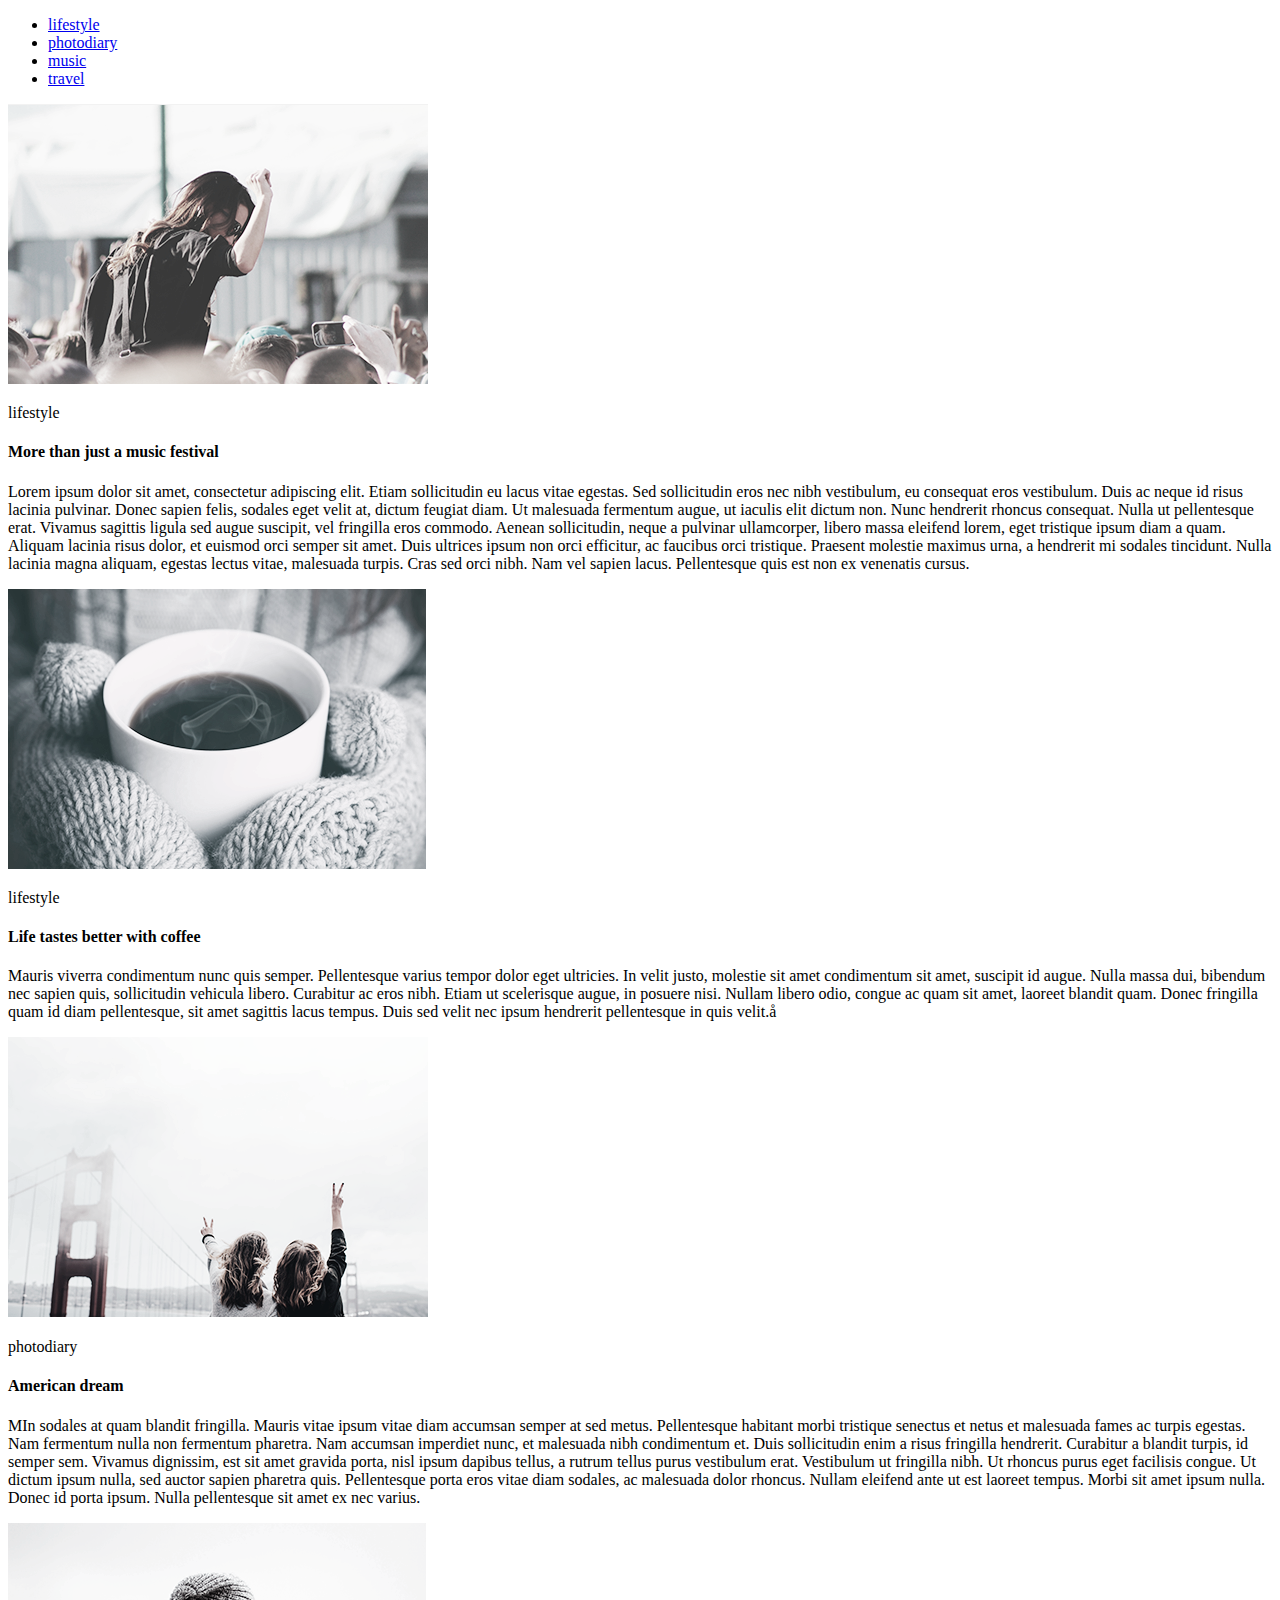
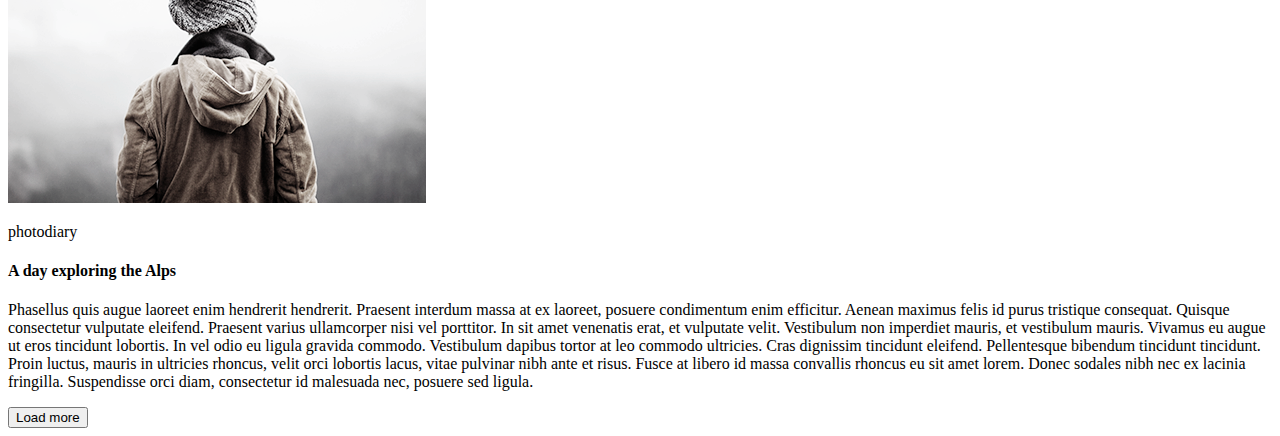
<file: module-01/index.html>
<!DOCTYPE html>
<html lang="en">
  <head>
    <meta charset="utf-8" />
    <title>Home Work #1</title>
  </head>

  <body>
    <div>
      <ul>
        <li>
          <a
            href="https://habr.com/ru/post/189748/"
            target="_blank"
            title="lifestyle"
            >lifestyle</a
          >
        </li>
        <li>
          <a
            href="https://www.smartphoto.eu/photo-calendars-diaries/diary"
            target="_blank"
            title="photodiary"
            >photodiary</a
          >
        </li>
        <li>
          <a
            href="https://www.youtube.com/watch?v=Dolq0VzDOWA"
            target="_blank"
            title="music"
            >music</a
          >
        </li>
        <li>
          <a
            href="https://www.coraltravel.ua/uk/"
            target="_blank"
            title="travel"
            >travel</a
          >
        </li>
      </ul>
    </div>
    <div>
      <img src="./img/festival.png" alt="Girs" />
      <p>lifestyle</p>
      <h4>More than just a music festival</h4>
      <p>
        Lorem ipsum dolor sit amet, consectetur adipiscing elit. Etiam
        sollicitudin eu lacus vitae egestas. Sed sollicitudin eros nec nibh
        vestibulum, eu consequat eros vestibulum. Duis ac neque id risus lacinia
        pulvinar. Donec sapien felis, sodales eget velit at, dictum feugiat
        diam. Ut malesuada fermentum augue, ut iaculis elit dictum non. Nunc
        hendrerit rhoncus consequat. Nulla ut pellentesque erat. Vivamus
        sagittis ligula sed augue suscipit, vel fringilla eros commodo. Aenean
        sollicitudin, neque a pulvinar ullamcorper, libero massa eleifend lorem,
        eget tristique ipsum diam a quam. Aliquam lacinia risus dolor, et
        euismod orci semper sit amet. Duis ultrices ipsum non orci efficitur, ac
        faucibus orci tristique. Praesent molestie maximus urna, a hendrerit mi
        sodales tincidunt. Nulla lacinia magna aliquam, egestas lectus vitae,
        malesuada turpis. Cras sed orci nibh. Nam vel sapien lacus. Pellentesque
        quis est non ex venenatis cursus.
      </p>
    </div>
    <div>
      <img src="./img/coffe.png" alt="Cup of coffee" />
      <p>lifestyle</p>
      <h4>Life tastes better with coffee</h4>
      <p>
        Mauris viverra condimentum nunc quis semper. Pellentesque varius tempor
        dolor eget ultricies. In velit justo, molestie sit amet condimentum sit
        amet, suscipit id augue. Nulla massa dui, bibendum nec sapien quis,
        sollicitudin vehicula libero. Curabitur ac eros nibh. Etiam ut
        scelerisque augue, in posuere nisi. Nullam libero odio, congue ac quam
        sit amet, laoreet blandit quam. Donec fringilla quam id diam
        pellentesque, sit amet sagittis lacus tempus. Duis sed velit nec ipsum
        hendrerit pellentesque in quis velit.å
      </p>
    </div>
    <div>
      <img src="./img/americandream.png" alt="Bridge" />
      <p>photodiary</p>

      <h4>American dream</h4>
      <p>
        MIn sodales at quam blandit fringilla. Mauris vitae ipsum vitae diam
        accumsan semper at sed metus. Pellentesque habitant morbi tristique
        senectus et netus et malesuada fames ac turpis egestas. Nam fermentum
        nulla non fermentum pharetra. Nam accumsan imperdiet nunc, et malesuada
        nibh condimentum et. Duis sollicitudin enim a risus fringilla hendrerit.
        Curabitur a blandit turpis, id semper sem. Vivamus dignissim, est sit
        amet gravida porta, nisl ipsum dapibus tellus, a rutrum tellus purus
        vestibulum erat. Vestibulum ut fringilla nibh. Ut rhoncus purus eget
        facilisis congue. Ut dictum ipsum nulla, sed auctor sapien pharetra
        quis. Pellentesque porta eros vitae diam sodales, ac malesuada dolor
        rhoncus. Nullam eleifend ante ut est laoreet tempus. Morbi sit amet
        ipsum nulla. Donec id porta ipsum. Nulla pellentesque sit amet ex nec
        varius.
      </p>
    </div>
    <div>
      <img src="./img/man.png" alt="Man" />
      <p>photodiary</p>
      <h4>A day exploring the Alps</h4>
      <p>
        Phasellus quis augue laoreet enim hendrerit hendrerit. Praesent interdum
        massa at ex laoreet, posuere condimentum enim efficitur. Aenean maximus
        felis id purus tristique consequat. Quisque consectetur vulputate
        eleifend. Praesent varius ullamcorper nisi vel porttitor. In sit amet
        venenatis erat, et vulputate velit. Vestibulum non imperdiet mauris, et
        vestibulum mauris. Vivamus eu augue ut eros tincidunt lobortis. In vel
        odio eu ligula gravida commodo. Vestibulum dapibus tortor at leo commodo
        ultricies. Cras dignissim tincidunt eleifend. Pellentesque bibendum
        tincidunt tincidunt. Proin luctus, mauris in ultricies rhoncus, velit
        orci lobortis lacus, vitae pulvinar nibh ante et risus. Fusce at libero
        id massa convallis rhoncus eu sit amet lorem. Donec sodales nibh nec ex
        lacinia fringilla. Suspendisse orci diam, consectetur id malesuada nec,
        posuere sed ligula.
      </p>
    </div>
    <button type="button" title="Load more">Load more</button>
  </body>
</html>
</file>
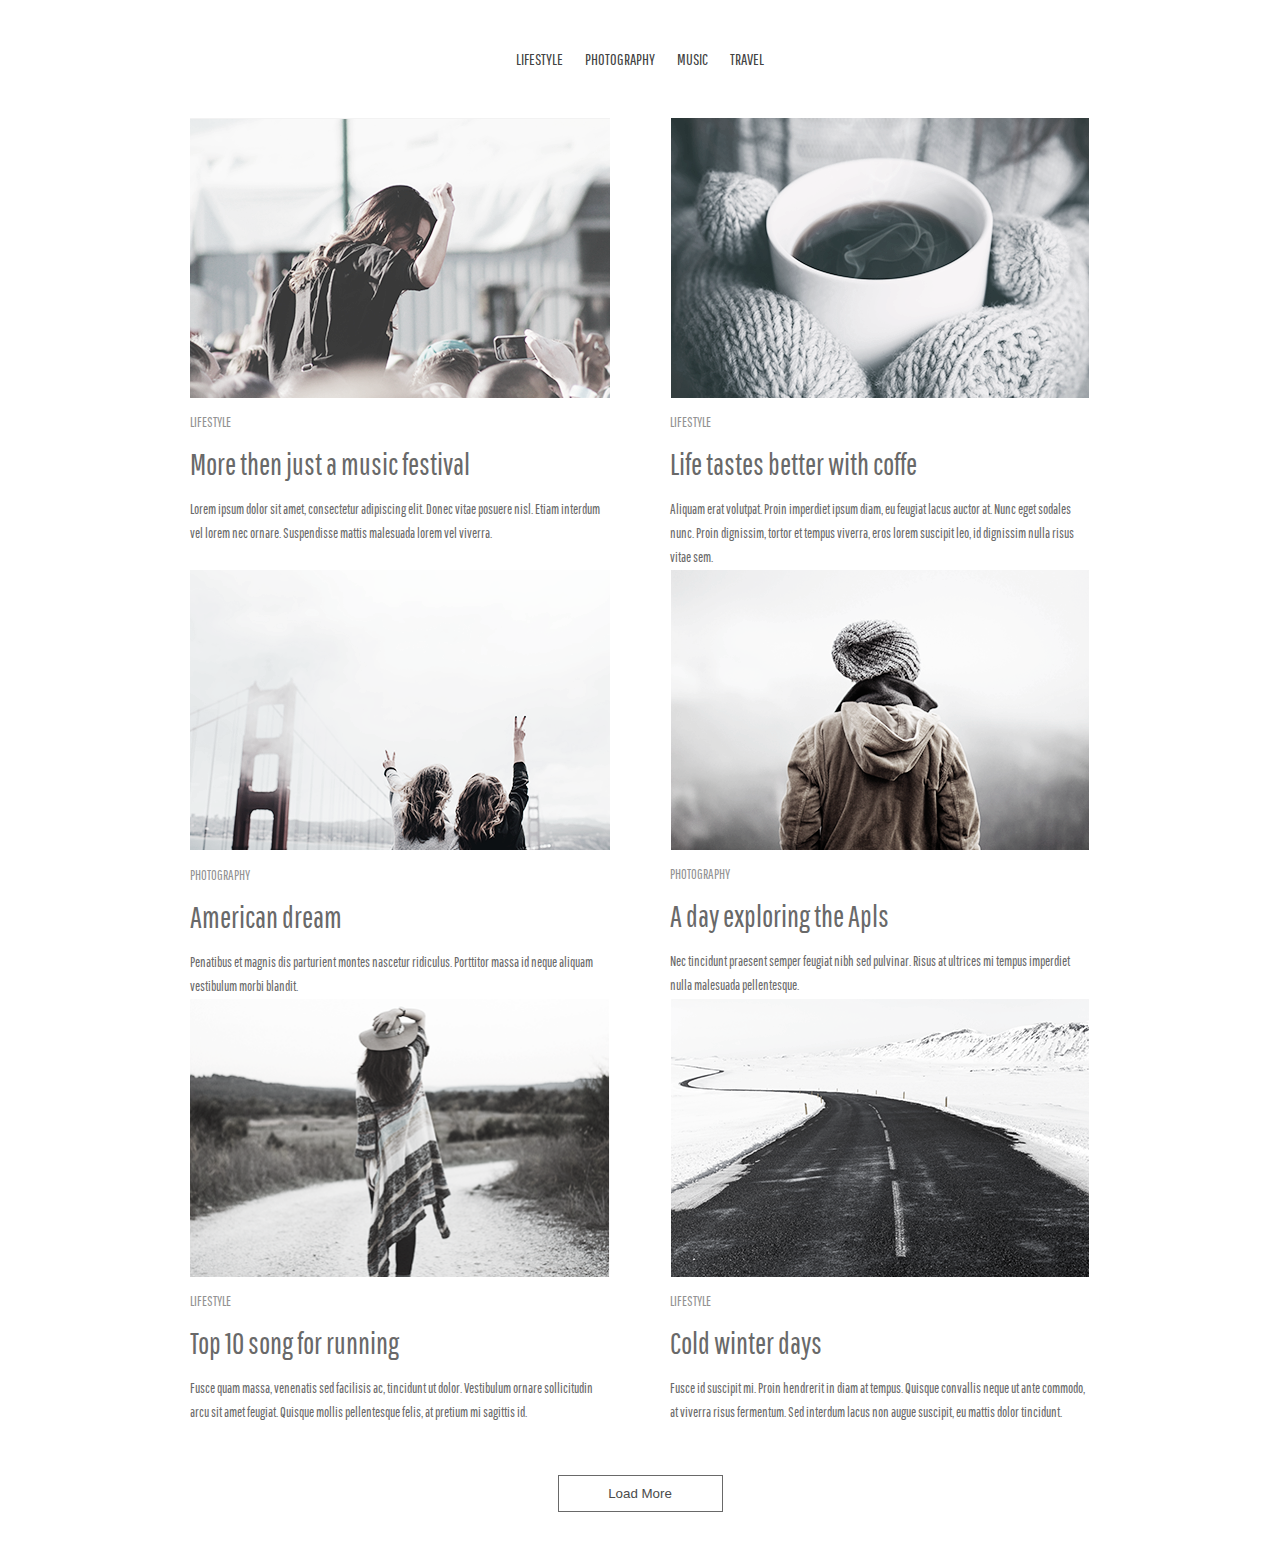
<file: module-03/index.html>
<!DOCTYPE html>
<html lang="en">
  <head>
    <meta charset="UTF-8" />
    <meta name="viewport" content="width=device-width, initial-scale=1.0" />
    <title>HOMEWORK3</title>
    <link
      href="https://fonts.googleapis.com/css2?family=Pathway+Gothic+One&display=swap"
      rel="stylesheet"
    />
    <link rel="stylesheet" href="./css/style.css" />
  </head>
  <body>
    <div class="page">
      <ul class="header-menu">
        <li class="header-menu-item">
          <a href="#" target="_blank" title="LIFESTYLE">LIFESTYLE</a>
        </li>
        <li class="header-menu-item">
          <a href="#" target="_blank" title="PHOTOGRAPHY">PHOTOGRAPHY</a>
        </li>
        <li class="header-menu-item">
          <a href="#" target="_blank" title="MUSIC">MUSIC</a>
        </li>
        <li class="header-menu-item">
          <a href="#" target="_blank" title="TRAVEL">TRAVEL</a>
        </li>
      </ul>
      <div class="articles">
        <div class="article">
          <div class="article-image-wrapper">
            <img
              class="article-image"
              src="./img/festival.png"
              alt="article-image"
            />
          </div>
          <span class="article-tag">LIFESTYLE</span>
          <h2 class="article-title">More then just a music festival</h2>
          <p class="article-text">
            Lorem ipsum dolor sit amet, consectetur adipiscing elit. Donec vitae
            posuere nisl. Etiam interdum vel lorem nec ornare. Suspendisse
            mattis malesuada lorem vel viverra.
          </p>
        </div>
        <div class="article">
          <div class="article-image-wrapper">
            <img
              class="article-image"
              src="./img/coffe.png"
              alt="article-image"
            />
          </div>
          <span class="article-tag">LIFESTYLE</span>
          <h2 class="article-title">Life tastes better with coffe</h2>
          <p class="article-text">
            Aliquam erat volutpat. Proin imperdiet ipsum diam, eu feugiat lacus
            auctor at. Nunc eget sodales nunc. Proin dignissim, tortor et tempus
            viverra, eros lorem suscipit leo, id dignissim nulla risus vitae
            sem.
          </p>
        </div>
        <div class="article">
          <div class="article-image-wrapper">
            <img
              class="article-image"
              src="./img/americandream.png"
              alt="article-image"
            />
          </div>
          <span class="article-tag">PHOTOGRAPHY</span>
          <h2 class="article-title">American dream</h2>
          <p class="article-text">
            Penatibus et magnis dis parturient montes nascetur ridiculus.
            Porttitor massa id neque aliquam vestibulum morbi blandit.
          </p>
        </div>
        <div class="article">
          <div class="article-image-wrapper">
            <img
              class="article-image"
              src="./img/man.png"
              alt="article-image"
            />
          </div>
          <span class="article-tag">PHOTOGRAPHY</span>
          <h2 class="article-title">A day exploring the Apls</h2>
          <p class="article-text">
            Nec tincidunt praesent semper feugiat nibh sed pulvinar. Risus at
            ultrices mi tempus imperdiet nulla malesuada pellentesque.
          </p>
        </div>
        <div class="article">
          <div class="article-image-wrapper">
            <img
              class="article-image"
              src="./img/top10.png"
              alt="article-image"
            />
          </div>
          <span class="article-tag">LIFESTYLE</span>
          <h2 class="article-title">Top 10 song for running</h2>
          <p class="article-text">
            Fusce quam massa, venenatis sed facilisis ac, tincidunt ut dolor.
            Vestibulum ornare sollicitudin arcu sit amet feugiat. Quisque mollis
            pellentesque felis, at pretium mi sagittis id.
          </p>
        </div>
        <div class="article">
          <div class="article-image-wrapper">
            <img
              class="article-image"
              src="./img/winter.png"
              alt="article-image"
            />
          </div>
          <span class="article-tag">LIFESTYLE</span>
          <h2 class="article-title">Cold winter days</h2>
          <p class="article-text">
            Fusce id suscipit mi. Proin hendrerit in diam at tempus. Quisque
            convallis neque ut ante commodo, at viverra risus fermentum. Sed
            interdum lacus non augue suscipit, eu mattis dolor tincidunt.
          </p>
        </div>
        <button class="button" type="button">Load more</button>
      </div>
    </div>
  </body>
</html>
</file>
<file: module-03/css/style.css>
* {
    box-sizing: border-box;
    padding: 0;
    margin: 0;
}

body {
    margin: 0 auto;
    min-height: 100vh;
    font-family: 'Pathway Gothic One', sans-serif;
}

.page {
    max-width: 940px;
    min-width: 320px;
    margin: 0 auto;
}

.header-menu {
    max-width: 900px;
    margin: 40px auto;
    text-align: center;
}

.header-menu a {
    display: block;
    padding: 10px;
    text-decoration: none;
    text-transform: capitalize;
    color: #424242;      
}

.header-menu-item {
    display: inline-block;  
}

.header-menu-item:hover{
background-color: #FFF5EE;
border-radius: 10px;
display: inline-block; 
}

.articles {
    max-width: 900px; 
    margin: 0 auto;
    font-size: 0;
}   

.article {
    width: calc(50% - 30px);
    display: inline-block;
    max-width: 900px;
    vertical-align: top; 
    font-size: 0;
}

.article:nth-child(even) {
    margin-left: 60px;
}


.article-image {
    display: block;
    max-width: 100%; 
    margin: 0 auto;
}

.article-tag {
    display: inline-block;
    color: #929292;
    margin-top: 16px; 
    font-size: 14px;
    text-transform: uppercase;
}
  
.article-title {
    margin-top: 16px; 
    color: #696969;
    font-weight: 400;
    font-size: 30px;
    line-height: 1.2;
}
  
.article-text {
    color: #696969; 
    margin-top: 16px;
    font-size: 14px;
    line-height: 1.714;
}
  


.button {
    padding: 10px;  
    display: block;    
    margin: 50px auto;
    border: 1px solid #696969;
    width: 165px;
    text-transform: capitalize;
    color: #4b4b4b;
    background: transparent;
}
</file>
